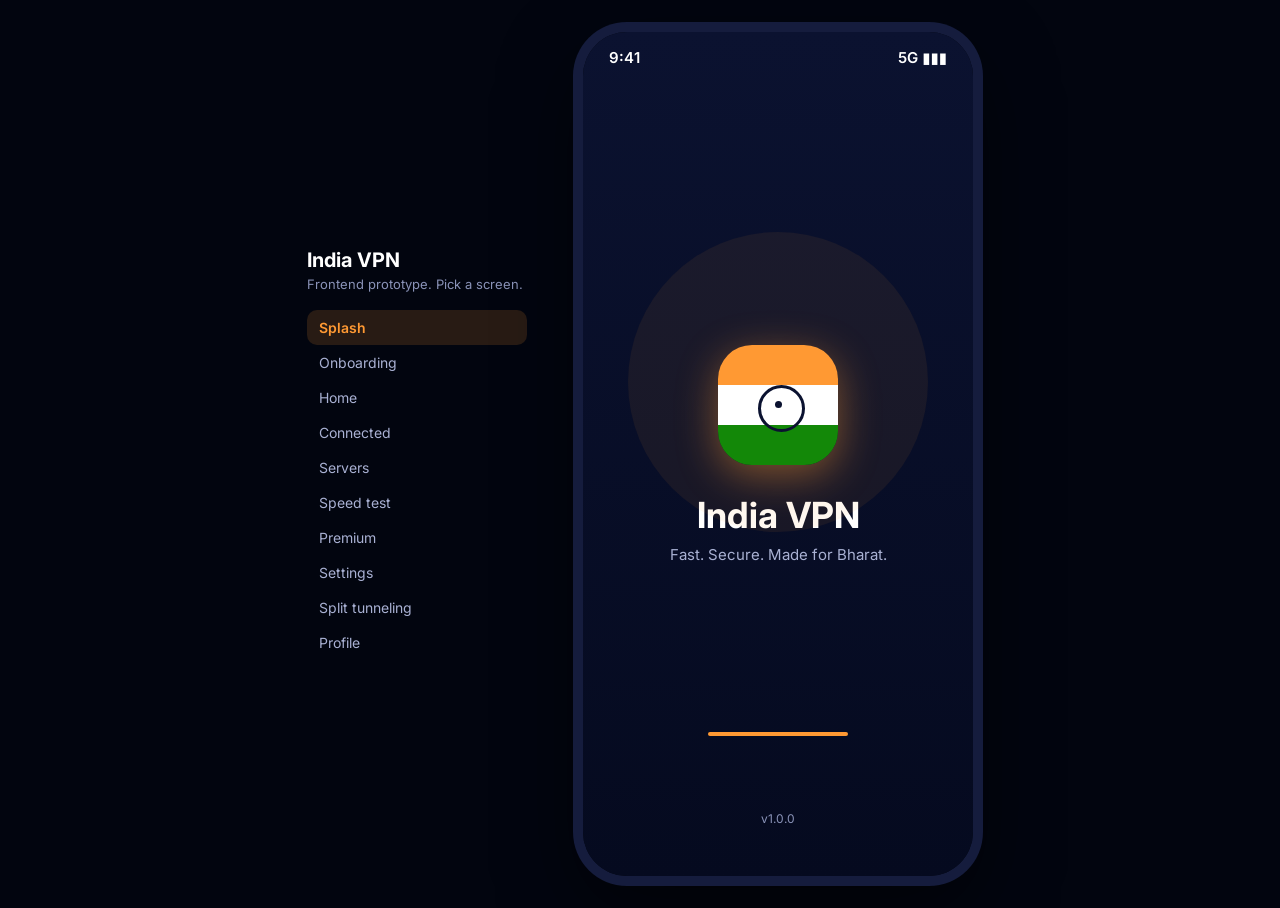
<file: design/web-prototype/index.html>
<!doctype html>
<html lang="en">
<head>
<meta charset="utf-8">
<meta name="viewport" content="width=device-width, initial-scale=1, viewport-fit=cover">
<meta name="theme-color" content="#0b1230">
<title>India VPN</title>
<link rel="preconnect" href="https://fonts.googleapis.com">
<link rel="preconnect" href="https://fonts.gstatic.com" crossorigin>
<link rel="stylesheet" href="https://fonts.googleapis.com/css2?family=Inter:wght@400;500;600;700&display=swap">
<link rel="stylesheet" href="css/tokens.css">
<link rel="stylesheet" href="css/styles.css">
</head>
<body>
<div class="stage">
  <aside class="dev" aria-label="Screen list">
    <h1>India VPN</h1>
    <p>Frontend prototype. Pick a screen.</p>
    <div id="devList"></div>
  </aside>

  <main class="phone" id="phone">
    <div class="statusbar"><span>9:41</span><span>5G ▮▮▮</span></div>

    <!-- 01 Splash -->
    <section class="screen no-nav" id="splash" data-nav="none">
      <div class="logo" role="img" aria-label="India VPN logo"></div>
      <h1>India VPN</h1>
      <p>Fast. Secure. Made for Bharat.</p>
      <div class="loader"><i></i></div>
      <span class="ver">v1.0.0</span>
    </section>

    <!-- 02-04 Onboarding -->
    <section class="screen no-nav" id="onboarding" data-nav="none">
      <button class="skip" data-go="home">Skip</button>
      <div class="art"><div class="tile"><svg viewBox="0 0 72 72" id="obIcon" aria-hidden="true"></svg></div></div>
      <h2 id="obTitle"></h2>
      <p id="obText"></p>
      <div class="dots" id="obDots"></div>
      <button class="btn" id="obNext">Next</button>
    </section>

    <!-- 05 Home / 07 Connected -->
    <section class="screen" id="home" data-nav="home">
      <header class="top">
        <div><p class="muted">Namaste</p><h1>India VPN</h1></div>
        <button class="pill" id="planPill" data-go="premium">Upgrade</button>
      </header>
      <div class="status"><h2 id="statusTitle">Not connected</h2><p class="muted" id="statusSub">Your connection is not protected</p></div>
      <div class="connect-wrap" id="connectWrap">
        <span class="ring r3"></span><span class="ring r2"></span>
        <button class="connect" id="connectBtn" aria-label="Connect">
          <svg viewBox="0 0 56 56" aria-hidden="true"><path d="M17 13a20 20 0 1 0 22 0"/><path d="M28 6v22"/></svg>
          <span class="timer" id="timer">00:00:00</span>
        </button>
      </div>
      <p class="hint" id="hint">Tap to connect</p>

      <button class="card server-card" data-go="servers" aria-label="Choose server">
        <span class="flag in" id="homeFlag"></span>
        <span class="txt"><b id="homeServer">India – Mumbai</b><span id="homeServerSub">Fastest server · 18 ms</span></span>
        <span class="chev" id="homeChev">›</span>
        <span class="change" id="homeChange" hidden>Change</span>
      </button>

      <div class="grid3">
        <div class="card stat"><small>Download</small><b id="dl">0 KB/s</b></div>
        <div class="card stat"><small>Upload</small><b id="ul">0 KB/s</b></div>
        <div class="card stat"><small id="thirdLabel">Duration</small><b id="third">00:00:00</b></div>
      </div>

      <div class="card graph" id="graphCard" hidden><small>Live speed</small><div class="bars" id="bars"></div></div>

      <div class="grid2" id="homeToggles">
        <div class="card tcard"><b>Kill switch</b><small>Block leaks</small><button class="toggle" role="switch" aria-label="Kill switch" data-key="killSwitch"></button></div>
        <div class="card tcard"><b>Auto connect</b><small>On app start</small><button class="toggle" role="switch" aria-label="Auto connect" data-key="autoConnect"></button></div>
      </div>
    </section>

    <!-- 06 Servers -->
    <section class="screen" id="servers" data-nav="servers">
      <div class="bar"><button class="icon-btn" data-back aria-label="Back"><svg viewBox="0 0 24 24"><path d="M15 5l-7 7 7 7"/></svg></button><h2>Select server</h2><span></span></div>
      <label class="search"><svg viewBox="0 0 24 24"><circle cx="11" cy="11" r="7"/><path d="M20 20l-4-4"/></svg><input id="q" type="search" placeholder="Search country or city" autocomplete="off"></label>
      <div class="tabs" id="tabs"></div>
      <div id="serverList"></div>
    </section>

    <!-- 08 Speed test -->
    <section class="screen" id="speed" data-nav="speed">
      <h2 style="text-align:center;margin-bottom:14px">Speed test</h2>
      <p class="muted sub" id="speedServer">India – Mumbai</p>
      <div class="gauge">
        <svg viewBox="0 0 240 240" aria-hidden="true">
          <defs><linearGradient id="gg" x1="0" y1="1" x2="1" y2="0"><stop offset="0" stop-color="#138808"/><stop offset="1" stop-color="#ff9933"/></linearGradient></defs>
          <circle class="track" cx="120" cy="120" r="100" stroke-dasharray="471.2 628.3"/>
          <circle class="val" id="gval" cx="120" cy="120" r="100" stroke-dasharray="0 628.3"/>
        </svg>
        <div class="mid"><b id="gnum">0</b><span>Mbps</span><em id="gphase">Ready</em></div>
      </div>
      <div class="grid3">
        <div class="card stat"><small>Ping</small><b id="sPing">– ms</b></div>
        <div class="card stat"><small>Download</small><b id="sDl">–</b></div>
        <div class="card stat"><small>Upload</small><b id="sUl">–</b></div>
      </div>
      <div class="card dual"><div><small>Jitter</small><b id="sJit">–</b></div><div><small>Packet loss</small><b id="sLoss">–</b></div></div>
      <button class="btn" id="speedBtn" style="margin-top:22px">Start test</button>
    </section>

    <!-- 09 Premium -->
    <section class="screen no-nav" id="premium" data-nav="none">
      <button class="icon-btn" data-back aria-label="Close"><svg viewBox="0 0 24 24"><path d="M6 6l12 12M18 6 6 18"/></svg></button>
      <div class="crown"><svg viewBox="0 0 48 30"><path d="M0 26 6 4l10 10L24 0l8 14L42 4l6 22z"/></svg></div>
      <h2>Go premium</h2>
      <p class="lead">Unlock the full power of India VPN</p>
      <ul class="feat"><li>No ads, unlimited bandwidth</li><li>200+ servers in 50+ countries</li><li>Connect up to 5 devices</li><li>Kill switch and split tunneling</li></ul>
      <div id="planList"></div>
      <button class="btn" id="planBtn" style="margin-top:6px">Continue</button>
      <p class="fine">Cancel anytime. Secure payment through Google Play.</p>
    </section>

    <!-- 10 Settings -->
    <section class="screen" id="settings" data-nav="settings">
      <h1 class="page-title">Settings</h1>
      <div class="card acct">
        <button class="avatar" data-go="profile" aria-label="Open account" id="setAvatar">GU</button>
        <span class="txt"><b id="setName">Guest User</b><small id="setPlan">Free plan</small></span>
        <button class="pill" data-go="premium">Upgrade</button>
      </div>
      <div class="group">
        <div class="item"><i class="ic"></i><span>Protocol</span><em>Auto</em></div>
        <div class="item"><i class="ic"></i><span>Kill switch</span><button class="toggle" role="switch" aria-label="Kill switch" data-key="killSwitch"></button></div>
        <div class="item"><i class="ic"></i><span>Auto connect</span><button class="toggle" role="switch" aria-label="Auto connect" data-key="autoConnect"></button></div>
        <button class="item" data-go="split"><i class="ic"></i><span>Split tunneling</span><b class="chev">›</b></button>
        <div class="item"><i class="ic"></i><span>Notifications</span><button class="toggle" role="switch" aria-label="Notifications" data-key="notifications"></button></div>
      </div>
      <div class="group">
        <div class="item"><i class="ic"></i><span>Language</span><em>English</em></div>
        <button class="item" data-toast="Privacy policy opens here"><i class="ic"></i><span>Privacy policy</span><b class="chev">›</b></button>
        <button class="item" data-toast="Thanks! Rating opens in Play Store"><i class="ic"></i><span>Rate us</span><b class="chev">›</b></button>
        <button class="item" data-toast="India VPN 1.0.0"><i class="ic"></i><span>About</span><b class="chev">›</b></button>
      </div>
      <p class="vnote">India VPN v1.0.0</p>
    </section>

    <!-- 11 Split tunneling -->
    <section class="screen" id="split" data-nav="settings">
      <div class="bar"><button class="icon-btn" data-back aria-label="Back"><svg viewBox="0 0 24 24"><path d="M15 5l-7 7 7 7"/></svg></button><h2>Split tunneling</h2><span></span></div>
      <div class="card enable"><span class="txt"><b>Enable split tunneling</b><small>Selected apps skip the VPN</small></span><button class="toggle" role="switch" aria-label="Enable split tunneling" data-key="splitEnabled"></button></div>
      <p class="section">Apps that skip the VPN</p>
      <div id="appList"></div>
    </section>

    <!-- 12 Profile -->
    <section class="screen no-nav" id="profile" data-nav="none">
      <div class="bar"><button class="icon-btn" data-back aria-label="Back"><svg viewBox="0 0 24 24"><path d="M15 5l-7 7 7 7"/></svg></button><h2>My account</h2><span></span></div>
      <div class="profile-top"><div class="avatar" id="pAvatar">GU</div><h2 id="pName">Guest User</h2><p id="pPlan">Free plan</p></div>
      <div class="grid3">
        <div class="card stat"><small>Data used</small><b id="pData">–</b></div>
        <div class="card stat"><small>Sessions</small><b id="pSess">–</b></div>
        <div class="card stat"><small>Devices</small><b id="pDev">–</b></div>
      </div>
      <button class="banner" data-go="premium"><span class="txt"><b>Upgrade to premium</b><small>Unlimited speed, 5 devices, no ads</small></span><span class="chev">›</span></button>
      <p class="section">Connected devices</p>
      <div id="devices"></div>
      <button class="logout" data-toast="Signed out (demo)">Log out</button>
    </section>

    <nav class="nav" id="nav" aria-label="Main"></nav>
    <div class="toast" id="toast" role="status"></div>
  </main>
</div>

<script src="js/data.js"></script>
<script src="js/api.js"></script>
<script src="js/app.js"></script>
</body>
</html>
</file>
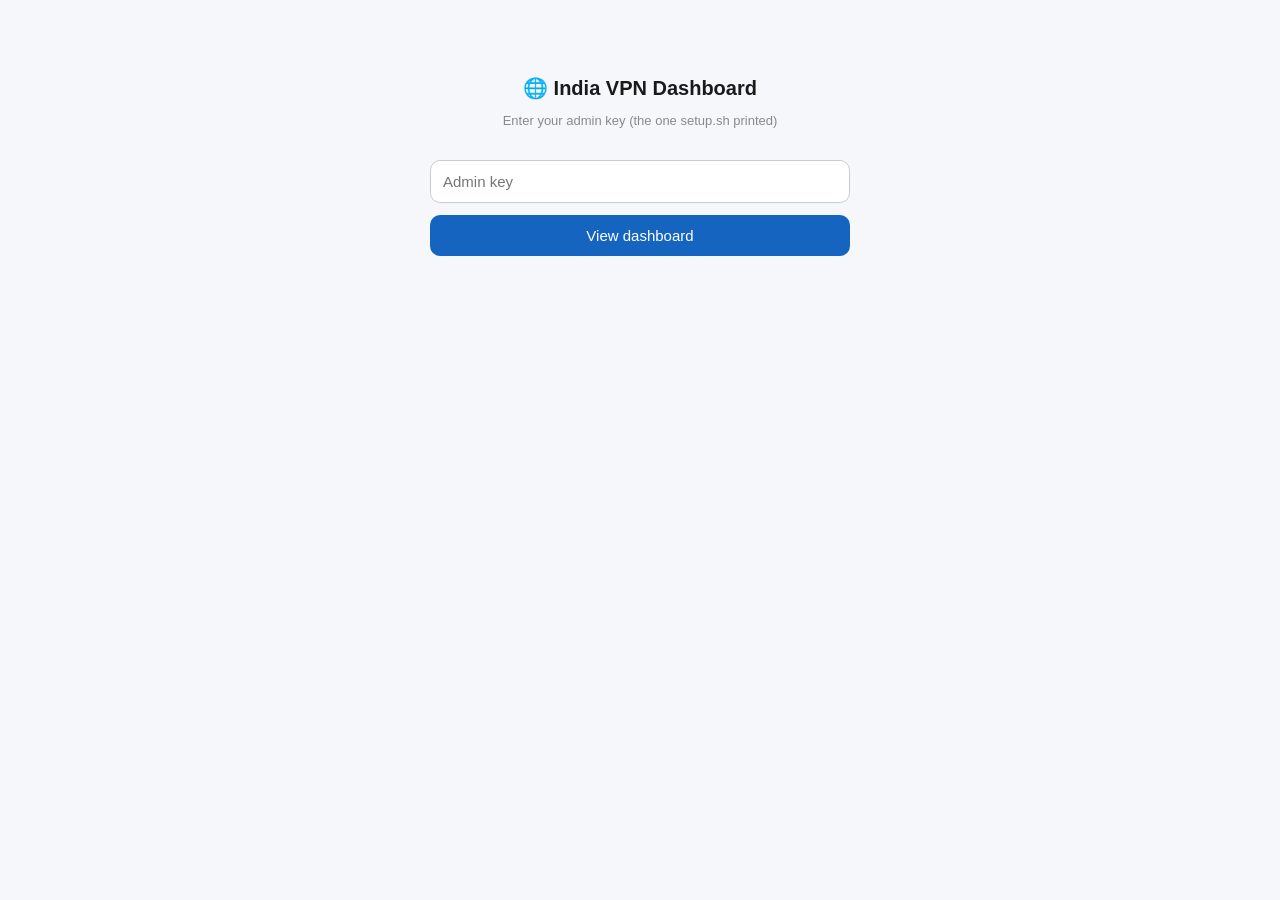
<file: backend/api/public/adminui.html>
<!DOCTYPE html>
<html lang="en">
<head>
<meta charset="UTF-8">
<meta name="viewport" content="width=device-width, initial-scale=1.0">
<title>India VPN — Server Dashboard</title>
<style>
  :root { color-scheme: light dark; }
  * { box-sizing: border-box; }
  body {
    font-family: -apple-system, Roboto, Segoe UI, sans-serif;
    margin: 0; padding: 16px; background: #f5f7fa; color: #1a1a1a;
  }
  h1 { font-size: 20px; margin: 0 0 4px; }
  .subtitle { color: #8a8a8a; font-size: 13px; margin-bottom: 20px; }
  .card {
    background: #fff; border-radius: 14px; padding: 16px;
    margin-bottom: 12px; box-shadow: 0 1px 3px rgba(0,0,0,0.08);
  }
  .stats-row { display: flex; gap: 12px; margin-bottom: 16px; }
  .stat { flex: 1; text-align: center; }
  .stat .num { font-size: 26px; font-weight: 700; color: #1565C0; }
  .stat .label { font-size: 12px; color: #8a8a8a; }
  .server-row {
    display: flex; align-items: center; gap: 12px; padding: 12px 0;
    border-bottom: 1px solid #eee;
  }
  .server-row:last-child { border-bottom: none; }
  .dot { width: 10px; height: 10px; border-radius: 50%; flex-shrink: 0; }
  .dot.up { background: #2E7D32; }
  .dot.down { background: #C62828; }
  .server-info { flex: 1; min-width: 0; }
  .server-name { font-weight: 600; font-size: 14px; }
  .server-detail { font-size: 12px; color: #8a8a8a; }
  .server-count { text-align: right; font-size: 13px; }
  .server-count .n { font-weight: 700; }
  .server-count .n.connected { color: #2E7D32; }
  .server-count .row { margin-bottom: 4px; }
  .server-count .row:last-child { margin-bottom: 0; }
  #loginBox { max-width: 420px; margin: 60px auto; text-align: center; }
  #loginBox input {
    width: 100%; padding: 12px; font-size: 15px; border-radius: 10px;
    border: 1px solid #ccc; margin: 12px 0;
  }
  #loginBox button, .refresh-btn {
    background: #1565C0; color: #fff; border: none; border-radius: 10px;
    padding: 12px 20px; font-size: 15px; cursor: pointer; width: 100%;
  }
  .hidden { display: none; }
  .add-vps-box {
    background: #1E1E1E; color: #E0E0E0; border-radius: 10px; padding: 14px;
    font-family: monospace; font-size: 12px; white-space: pre-wrap;
    word-break: break-all; margin-top: 8px;
  }
  .empty-msg { text-align: center; color: #8a8a8a; padding: 24px 0; }
  .error-msg { color: #C62828; font-size: 13px; margin-top: 8px; }
  .updated { font-size: 11px; color: #8a8a8a; text-align: center; margin-top: 8px; }
  #searchBox {
    width: 100%; padding: 10px 12px; font-size: 14px; border-radius: 10px;
    border: 1px solid #ddd; margin-bottom: 12px;
  }
  .server-row { flex-wrap: wrap; }
  .capacity-bar {
    width: 100%; height: 4px; background: #eee; border-radius: 2px;
    margin-top: 6px; overflow: hidden;
  }
  .capacity-fill { height: 100%; background: #1565C0; }
  .capacity-fill.full { background: #C62828; }
  .server-actions { width: 100%; display: flex; gap: 8px; margin-top: 8px; }
  .server-actions button {
    flex: 1; font-size: 12px; padding: 6px 8px; border-radius: 8px;
    border: 1px solid #ddd; background: #fafafa; cursor: pointer;
  }
  .server-actions button.danger { color: #C62828; border-color: #f0c0c0; }
  .edit-row { width: 100%; display: none; gap: 8px; margin-top: 8px; flex-wrap: wrap; }
  .edit-row.open { display: flex; }
  .edit-row input { flex: 1; min-width: 90px; padding: 6px 8px; font-size: 12px; border-radius: 6px; border: 1px solid #ccc; }
  .edit-row button { padding: 6px 12px; font-size: 12px; border-radius: 6px; border: none; background: #1565C0; color: #fff; cursor: pointer; }
  .manual-add-grid { display: grid; grid-template-columns: 1fr 1fr; gap: 8px; margin-top: 10px; }
  .manual-add-grid input { padding: 10px; font-size: 13px; border-radius: 8px; border: 1px solid #ccc; }
  @media (max-width: 480px) { .manual-add-grid { grid-template-columns: 1fr; } }
</style>
</head>
<body>

<div id="loginBox">
  <h1>🌐 India VPN Dashboard</h1>
  <p class="subtitle">Enter your admin key (the one setup.sh printed)</p>
  <input id="adminKeyInput" type="password" placeholder="Admin key" autocomplete="off">
  <button onclick="login()">View dashboard</button>
  <div id="loginError" class="error-msg"></div>
</div>

<div id="dashboard" class="hidden">
  <h1>🌐 India VPN Dashboard</h1>
  <p class="subtitle">Live status of every VPS connected to this brain</p>

  <div class="stats-row">
    <div class="card stat">
      <div class="num" id="statServers">-</div>
      <div class="label">VPS connected</div>
    </div>
    <div class="card stat">
      <div class="num" id="statDevices">-</div>
      <div class="label">Devices registered</div>
    </div>
    <div class="card stat">
      <div class="num" id="statConnected">-</div>
      <div class="label">Connected now</div>
    </div>
  </div>

  <div class="card">
    <input id="searchBox" type="text" placeholder="Search by name, country, or city..." oninput="renderDashboard(lastData)">
    <div id="serverList"></div>
    <div id="emptyMsg" class="empty-msg hidden">No VPS registered yet. Run setup.sh --role node on one to see it here.</div>
  </div>

  <div class="card">
    <strong>Add another VPS</strong>
    <div class="subtitle" style="margin-top:4px;">Run this on the new VPS (change the country fields):</div>
    <div class="add-vps-box" id="addVpsCommand"></div>
    <button class="refresh-btn" id="copyVpsCmdBtn" style="margin-top:8px; background:#333;" onclick="copyAddVpsCommand()">Copy command</button>
  </div>

  <div class="card">
    <strong>Add a server manually</strong>
    <div class="subtitle" style="margin-top:4px;">For servers you're not registering via setup.sh -- e.g. hand-configured WireGuard boxes.</div>
    <div class="manual-add-grid">
      <input id="ms-host" placeholder="Endpoint host (IP or domain)">
      <input id="ms-port" placeholder="Endpoint port" value="51820">
      <input id="ms-pubkey" placeholder="Server WireGuard public key">
      <input id="ms-agenturl" placeholder="Agent URL (http://host:port)">
      <input id="ms-agentkey" placeholder="Agent API key">
      <input id="ms-country" placeholder="Country name">
      <input id="ms-cc" placeholder="Country code (2 letters)" maxlength="2">
      <input id="ms-city" placeholder="City (optional)">
    </div>
    <button class="refresh-btn" style="margin-top:10px;" onclick="manualAddServer()">Add server</button>
    <div class="error-msg" id="manualAddError"></div>
  </div>

  <div class="updated" id="lastUpdated"></div>
  <div style="display:flex; gap:8px; margin-top:8px;">
    <button class="refresh-btn" onclick="refresh()">Refresh now</button>
    <button class="refresh-btn" style="background:#555;" onclick="logout()">Log out</button>
  </div>
</div>

<script type="module">
  let adminKey = localStorage.getItem('fastvpn_admin_key') || '';
  let refreshTimer = null;
  let lastData = { servers: [] };

  if (adminKey) {
    showDashboard();
  }

  window.login = function () {
    const input = document.getElementById('adminKeyInput').value.trim();
    if (!input) return;
    adminKey = input;
    localStorage.setItem('fastvpn_admin_key', adminKey);
    showDashboard();
  };

  async function authHeaders() {
    return { 'X-Admin-Key': adminKey };
  }

  function showDashboard() {
    document.getElementById('loginBox').classList.add('hidden');
    document.getElementById('dashboard').classList.remove('hidden');
    const origin = window.location.protocol + '//' + window.location.host;
    document.getElementById('addVpsCommand').textContent =
      'sudo bash setup.sh --role node \\\n' +
      '  --api-url ' + origin + ' \\\n' +
      '  --admin-key ' + adminKey + ' \\\n' +
      '  --country "United Kingdom" --country-code GB --city London';
    startPolling();
  }

  // 20s background poll -- but mobile browsers throttle or fully suspend
  // setInterval once a tab is backgrounded (app-switched, screen off), so a
  // pure timer alone can leave the dashboard frozen on stale data for a long
  // time after you return to it. The visibilitychange listener below forces
  // an immediate refresh the moment the tab becomes visible again, so
  // returning to the tab always shows current data instead of waiting for
  // the next tick (this was the "doesn't refresh" glitch).
  function startPolling() {
    stopPolling();
    refresh();
    refreshTimer = setInterval(refresh, 20000);
  }
  function stopPolling() {
    if (refreshTimer) { clearInterval(refreshTimer); refreshTimer = null; }
  }
  document.addEventListener('visibilitychange', () => {
    if (document.visibilityState === 'visible' && adminKey) refresh();
  });

  window.logout = function () {
    stopPolling();
    localStorage.removeItem('fastvpn_admin_key');
    adminKey = '';
    document.getElementById('dashboard').classList.add('hidden');
    document.getElementById('loginBox').classList.remove('hidden');
    document.getElementById('loginError').textContent = '';
  };

  async function refresh() {
    try {
      const resp = await fetch('/api/admin/dashboard', {
        headers: await authHeaders()
      });
      if (resp.status === 401) {
        stopPolling(); // no point polling a session that's no longer valid
        localStorage.removeItem('fastvpn_admin_key');
        adminKey = '';
        document.getElementById('loginError').textContent = 'Sign-in expired or invalid -- please sign in again.';
        document.getElementById('dashboard').classList.add('hidden');
        document.getElementById('loginBox').classList.remove('hidden');
        return;
      }
      if (!resp.ok) {
        // e.g. 429 (rate limited -- several tabs open) or a server-side error.
        // This used to fall through to renderDashboard() with an error body
        // shaped nothing like {servers, totalServers, ...}; that threw and
        // was silently swallowed by the catch below, leaving the stats stuck
        // on the page's original "-" placeholders with no visible reason why.
        let detail = '';
        try { detail = (await resp.json()).error || ''; } catch (_) { /* body wasn't JSON */ }
        document.getElementById('lastUpdated').textContent =
          'Could not refresh (HTTP ' + resp.status + (detail ? ': ' + detail : '') + ') -- will retry.';
        return;
      }
      const data = await resp.json();
      lastData = data;
      renderDashboard(data);
    } catch (e) {
      document.getElementById('lastUpdated').textContent = 'Could not reach the API just now -- will retry.';
    }
  }
  window.refresh = refresh;

  function renderDashboard(data) {
    document.getElementById('statServers').textContent = data.totalServers;
    document.getElementById('statDevices').textContent = data.totalRegisteredDevices;
    document.getElementById('statConnected').textContent = data.totalConnectedDevices ?? '-';

    const list = document.getElementById('serverList');
    const emptyMsg = document.getElementById('emptyMsg');
    list.innerHTML = '';

    const query = (document.getElementById('searchBox').value || '').trim().toLowerCase();
    const servers = query
      ? data.servers.filter((s) =>
          (s.name + ' ' + s.countryName + ' ' + s.city).toLowerCase().includes(query))
      : data.servers;

    if (data.servers.length === 0) {
      emptyMsg.classList.remove('hidden');
      emptyMsg.textContent = 'No VPS registered yet. Run setup.sh --role node on one to see it here.';
    } else if (servers.length === 0) {
      emptyMsg.classList.remove('hidden');
      emptyMsg.textContent = 'No servers match "' + query + '".';
    } else {
      emptyMsg.classList.add('hidden');
      servers.forEach((s) => {
        const row = document.createElement('div');
        row.className = 'server-row';
        // activePeerCount comes from the agent's WireGuard handshake check --
        // -1 means an older agent that doesn't report it, so fall back to a dash.
        const connectedLabel = s.healthy && s.activePeerCount >= 0 ? s.activePeerCount : '-';
        const max = s.maxRegistrations || 200;
        const pct = Math.min(100, Math.round((s.registeredDevices / max) * 100));
        const editId = 'edit-' + s.id;
        row.innerHTML =
          '<div class="dot ' + (s.healthy ? 'up' : 'down') + '"></div>' +
          '<div class="server-info">' +
            '<div class="server-name">' + flagFor(s.countryCode) + ' ' + escapeHtml(s.name) + '</div>' +
            '<div class="server-detail">' + escapeHtml(s.countryName) + (s.city ? ' • ' + escapeHtml(s.city) : '') + ' • ' + escapeHtml(s.endpointHost) + ' • checked ' + timeAgo(s.lastCheckedAt) + '</div>' +
          '</div>' +
          '<div class="server-count">' +
            '<div class="row"><span class="n connected">' + connectedLabel + '</span> <span style="color:#8a8a8a;">connected</span></div>' +
            '<div class="row"><span class="n">' + s.registeredDevices + '</span>/' + max + ' <span style="color:#8a8a8a;">slots</span></div>' +
          '</div>' +
          '<div class="capacity-bar"><div class="capacity-fill ' + (pct >= 90 ? 'full' : '') + '" style="width:' + pct + '%"></div></div>' +
          '<div class="server-actions">' +
            '<button onclick="recheckServer(\'' + s.id + '\')">Recheck</button>' +
            '<button onclick="toggleEdit(\'' + editId + '\')">Edit</button>' +
            '<button class="danger" onclick="removeServer(\'' + s.id + '\', ' + JSON.stringify(s.name) + ')">Remove</button>' +
          '</div>' +
          '<div class="edit-row" id="' + editId + '">' +
            '<input id="' + editId + '-name" placeholder="Name" value="' + escapeHtml(s.name) + '">' +
            '<input id="' + editId + '-country" placeholder="Country" value="' + escapeHtml(s.countryName) + '">' +
            '<input id="' + editId + '-city" placeholder="City" value="' + escapeHtml(s.city || '') + '">' +
            '<button onclick="saveEdit(\'' + s.id + '\', \'' + editId + '\')">Save</button>' +
          '</div>';
        list.appendChild(row);
      });
    }

    document.getElementById('lastUpdated').textContent = 'Updated ' + new Date().toLocaleTimeString();
  }

  window.toggleEdit = function (editId) {
    document.getElementById(editId).classList.toggle('open');
  };

  window.recheckServer = async function (id) {
    try {
      await fetch('/api/admin/recheck-server', {
        method: 'POST',
        headers: { ...(await authHeaders()), 'Content-Type': 'application/json' },
        body: JSON.stringify({ id }),
      });
      refresh();
    } catch (e) { /* next scheduled refresh will pick it up */ }
  };

  window.removeServer = async function (id, name) {
    if (!confirm('Remove ' + name + ' from the server list? Devices already connected to it are unaffected.')) return;
    try {
      const resp = await fetch('/api/admin/remove-server', {
        method: 'POST',
        headers: { ...(await authHeaders()), 'Content-Type': 'application/json' },
        body: JSON.stringify({ id }),
      });
      if (resp.ok) refresh();
    } catch (e) { document.getElementById('lastUpdated').textContent = 'Could not remove server -- try again.'; }
  };

  window.saveEdit = async function (id, editId) {
    const name = document.getElementById(editId + '-name').value.trim();
    const countryName = document.getElementById(editId + '-country').value.trim();
    const city = document.getElementById(editId + '-city').value.trim();
    try {
      const resp = await fetch('/api/admin/update-server', {
        method: 'POST',
        headers: { ...(await authHeaders()), 'Content-Type': 'application/json' },
        body: JSON.stringify({ id, name, countryName, city }),
      });
      if (resp.ok) refresh();
    } catch (e) { document.getElementById('lastUpdated').textContent = 'Could not save changes -- try again.'; }
  };

  window.copyAddVpsCommand = async function () {
    const text = document.getElementById('addVpsCommand').textContent;
    const btn = document.getElementById('copyVpsCmdBtn');
    try {
      await navigator.clipboard.writeText(text);
      btn.textContent = 'Copied!';
    } catch (e) {
      btn.textContent = 'Could not copy -- select manually';
    }
    setTimeout(() => { btn.textContent = 'Copy command'; }, 2000);
  };

  window.manualAddServer = async function () {
    const errEl = document.getElementById('manualAddError');
    errEl.textContent = '';
    const body = {
      endpointHost: document.getElementById('ms-host').value.trim(),
      endpointPort: document.getElementById('ms-port').value.trim(),
      serverPublicKey: document.getElementById('ms-pubkey').value.trim(),
      agentUrl: document.getElementById('ms-agenturl').value.trim(),
      agentApiKey: document.getElementById('ms-agentkey').value.trim(),
      countryName: document.getElementById('ms-country').value.trim(),
      countryCode: document.getElementById('ms-cc').value.trim(),
      city: document.getElementById('ms-city').value.trim(),
    };
    if (!body.endpointHost || !body.serverPublicKey || !body.agentUrl || !body.agentApiKey) {
      errEl.textContent = 'Host, server public key, agent URL, and agent API key are required.';
      return;
    }
    try {
      const resp = await fetch('/api/admin/add-server', {
        method: 'POST',
        headers: { ...(await authHeaders()), 'Content-Type': 'application/json' },
        body: JSON.stringify(body),
      });
      const data = await resp.json();
      if (!resp.ok) {
        errEl.textContent = data.error || 'Could not add server.';
        return;
      }
      ['ms-host','ms-port','ms-pubkey','ms-agenturl','ms-agentkey','ms-country','ms-cc','ms-city'].forEach((id) => {
        if (id !== 'ms-port') document.getElementById(id).value = '';
      });
      refresh();
    } catch (e) {
      errEl.textContent = 'Could not reach the API -- try again.';
    }
  };

  function timeAgo(ms) {
    if (!ms) return 'just now';
    const secs = Math.max(0, Math.round((Date.now() - ms) / 1000));
    if (secs < 5) return 'just now';
    if (secs < 60) return secs + 's ago';
    return Math.round(secs / 60) + 'm ago';
  }

  function flagFor(countryCode) {
    if (!countryCode || countryCode.length !== 2) return '🌐';
    const base = 0x1F1E6;
    const cc = countryCode.toUpperCase();
    return String.fromCodePoint(cc.charCodeAt(0) - 65 + base, cc.charCodeAt(1) - 65 + base);
  }

  function escapeHtml(str) {
    const div = document.createElement('div');
    div.textContent = str;
    return div.innerHTML;
  }
</script>

</body>
</html>
</file>
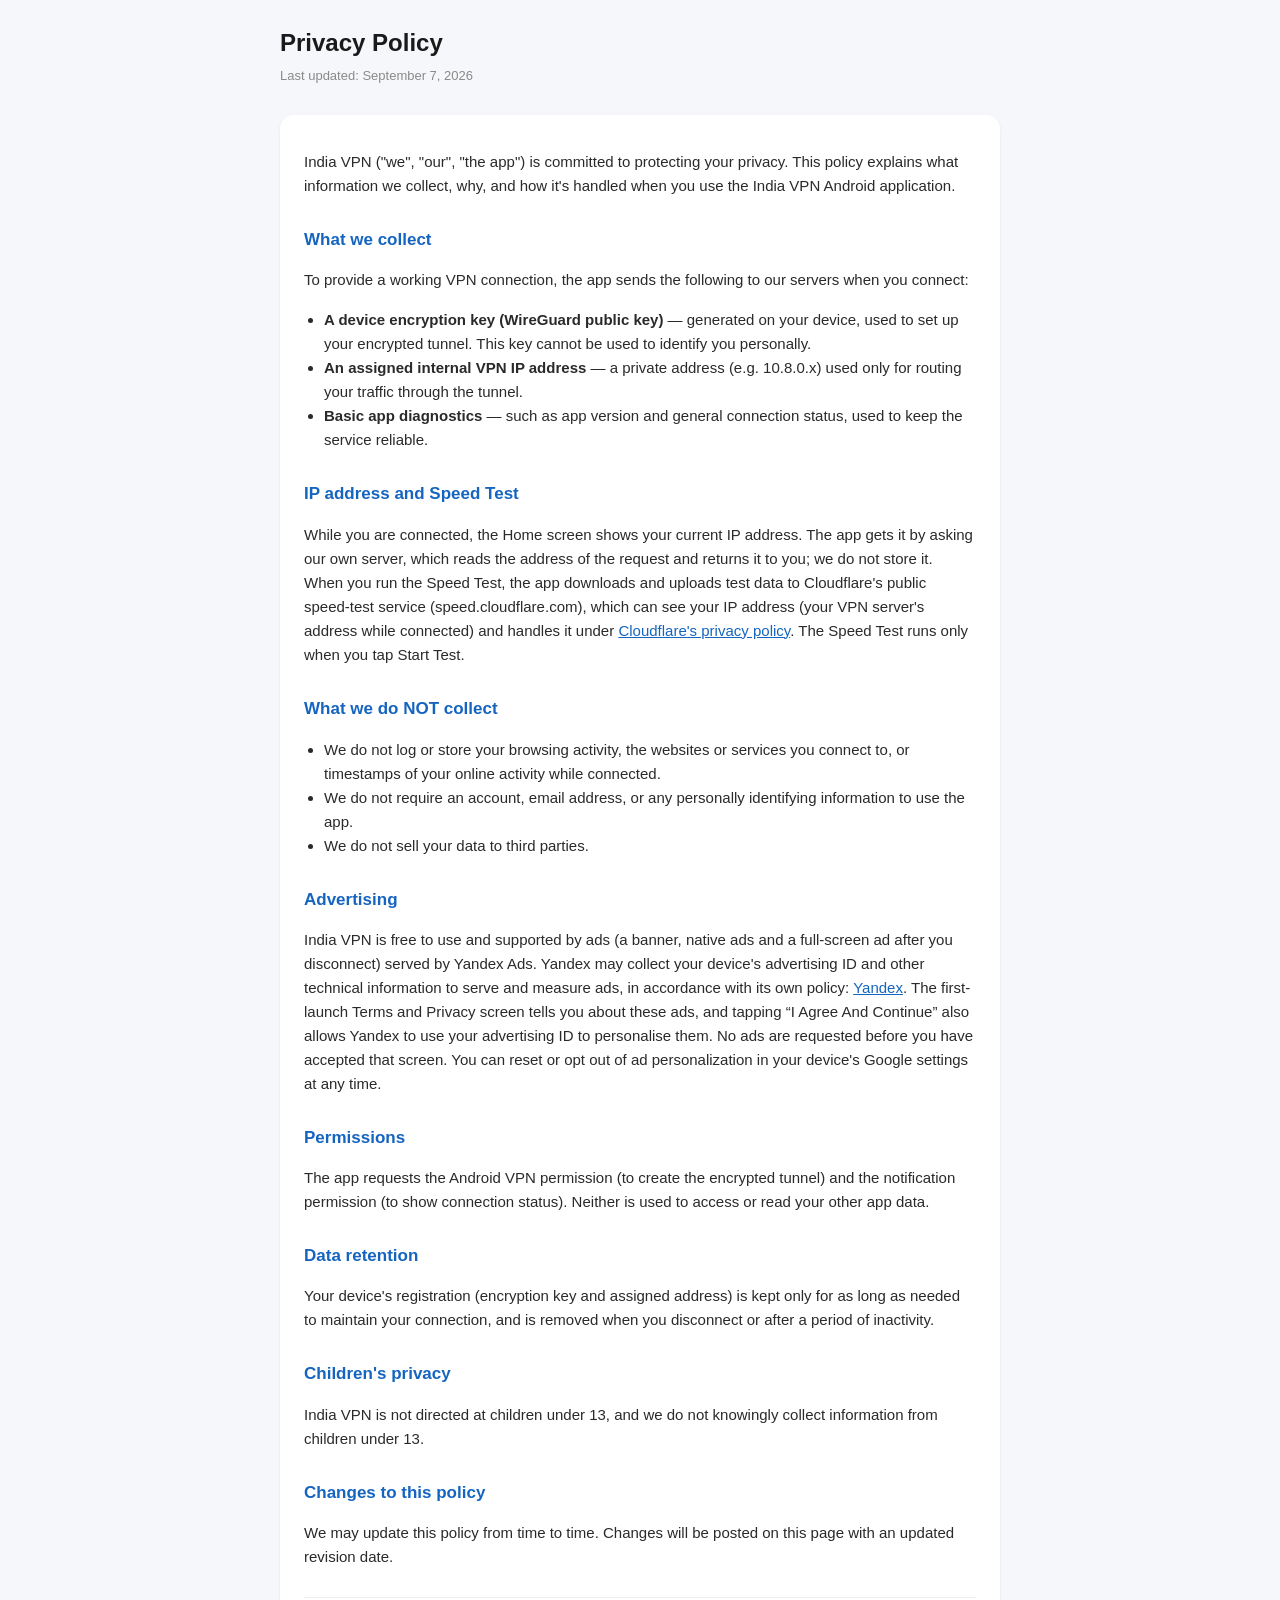
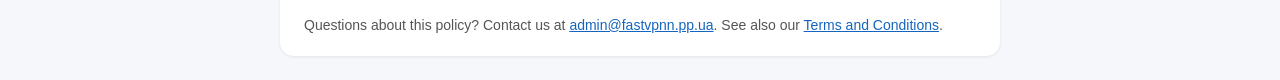
<file: backend/api/public/privacy.html>
<!DOCTYPE html>
<html lang="en">
<head>
<meta charset="UTF-8">
<meta name="viewport" content="width=device-width, initial-scale=1.0">
<title>India VPN — Privacy Policy</title>
<style>
  :root { color-scheme: light dark; }
  * { box-sizing: border-box; }
  body {
    font-family: -apple-system, Roboto, Segoe UI, sans-serif;
    margin: 0; padding: 24px; background: #f5f7fa; color: #1a1a1a;
    line-height: 1.6;
  }
  .wrap { max-width: 720px; margin: 0 auto; }
  h1 { font-size: 24px; margin: 0 0 4px; }
  .updated { color: #8a8a8a; font-size: 13px; margin-bottom: 28px; }
  h2 { font-size: 17px; margin: 28px 0 8px; color: #1565C0; }
  p, li { font-size: 15px; color: #2a2a2a; }
  ul { padding-left: 20px; }
  a { color: #1565C0; }
  .card {
    background: #fff; border-radius: 14px; padding: 20px 24px;
    box-shadow: 0 1px 3px rgba(0,0,0,0.08);
  }
  .contact { margin-top: 28px; padding-top: 16px; border-top: 1px solid #eee; font-size: 14px; color: #555; }
</style>
</head>
<body>
<div class="wrap">
  <h1>Privacy Policy</h1>
  <div class="updated">Last updated: <span id="lastUpdated">September 7, 2026</span></div>
  <div class="card">

    <p>India VPN ("we", "our", "the app") is committed to protecting your privacy. This policy explains what
    information we collect, why, and how it's handled when you use the India VPN Android application.</p>

    <h2>What we collect</h2>
    <p>To provide a working VPN connection, the app sends the following to our servers when you connect:</p>
    <ul>
      <li><strong>A device encryption key (WireGuard public key)</strong> — generated on your device, used to
        set up your encrypted tunnel. This key cannot be used to identify you personally.</li>
      <li><strong>An assigned internal VPN IP address</strong> — a private address (e.g. 10.8.0.x) used only
        for routing your traffic through the tunnel.</li>
      <li><strong>Basic app diagnostics</strong> — such as app version and general connection status, used to
        keep the service reliable.</li>
    </ul>

    <h2>IP address and Speed Test</h2>
    <p>While you are connected, the Home screen shows your current IP address. The app gets it by asking our own
    server, which reads the address of the request and returns it to you; we do not store it. When you run the
    Speed Test, the app downloads and uploads test data to Cloudflare's public speed-test service
    (speed.cloudflare.com), which can see your IP address (your VPN server's address while connected) and handles it under
    <a href="https://www.cloudflare.com/privacypolicy/" rel="noopener">Cloudflare's privacy policy</a>. The Speed Test runs only when you tap
    Start Test.</p>

    <h2>What we do NOT collect</h2>
    <ul>
      <li>We do not log or store your browsing activity, the websites or services you connect to, or
        timestamps of your online activity while connected.</li>
      <li>We do not require an account, email address, or any personally identifying information to use the
        app.</li>
      <li>We do not sell your data to third parties.</li>
    </ul>

    <h2>Advertising</h2>
    <p>India VPN is free to use and supported by ads (a banner, native ads and a full-screen ad after you disconnect)
    served by Yandex Ads. Yandex may collect your device's advertising ID and other technical information to serve
    and measure ads, in accordance with its own policy:
    <a href="https://yandex.com/legal/confidential/" target="_blank" rel="noopener">Yandex</a>.
    The first-launch Terms and Privacy screen tells you about these ads, and tapping &ldquo;I Agree And Continue&rdquo; also
    allows Yandex to use your advertising ID to personalise them. No ads are requested before you have accepted that screen.
    You can reset or opt out of ad personalization in your device's Google settings at any time.</p>

    <h2>Permissions</h2>
    <p>The app requests the Android VPN permission (to create the encrypted tunnel) and the notification
    permission (to show connection status). Neither is used to access or read your other app data.</p>

    <h2>Data retention</h2>
    <p>Your device's registration (encryption key and assigned address) is kept only for as long as needed
    to maintain your connection, and is removed when you disconnect or after a period of inactivity.</p>

    <h2>Children's privacy</h2>
    <p>India VPN is not directed at children under 13, and we do not knowingly collect information from
    children under 13.</p>

    <h2>Changes to this policy</h2>
    <p>We may update this policy from time to time. Changes will be posted on this page with an updated
    revision date.</p>

    <div class="contact">
      Questions about this policy? Contact us at
      <a href="mailto:admin@fastvpnn.pp.ua">admin@fastvpnn.pp.ua</a>. See also our
      <a href="/terms.html">Terms and Conditions</a>.
    </div>
  </div>
</div>
</body>
</html>
</file>
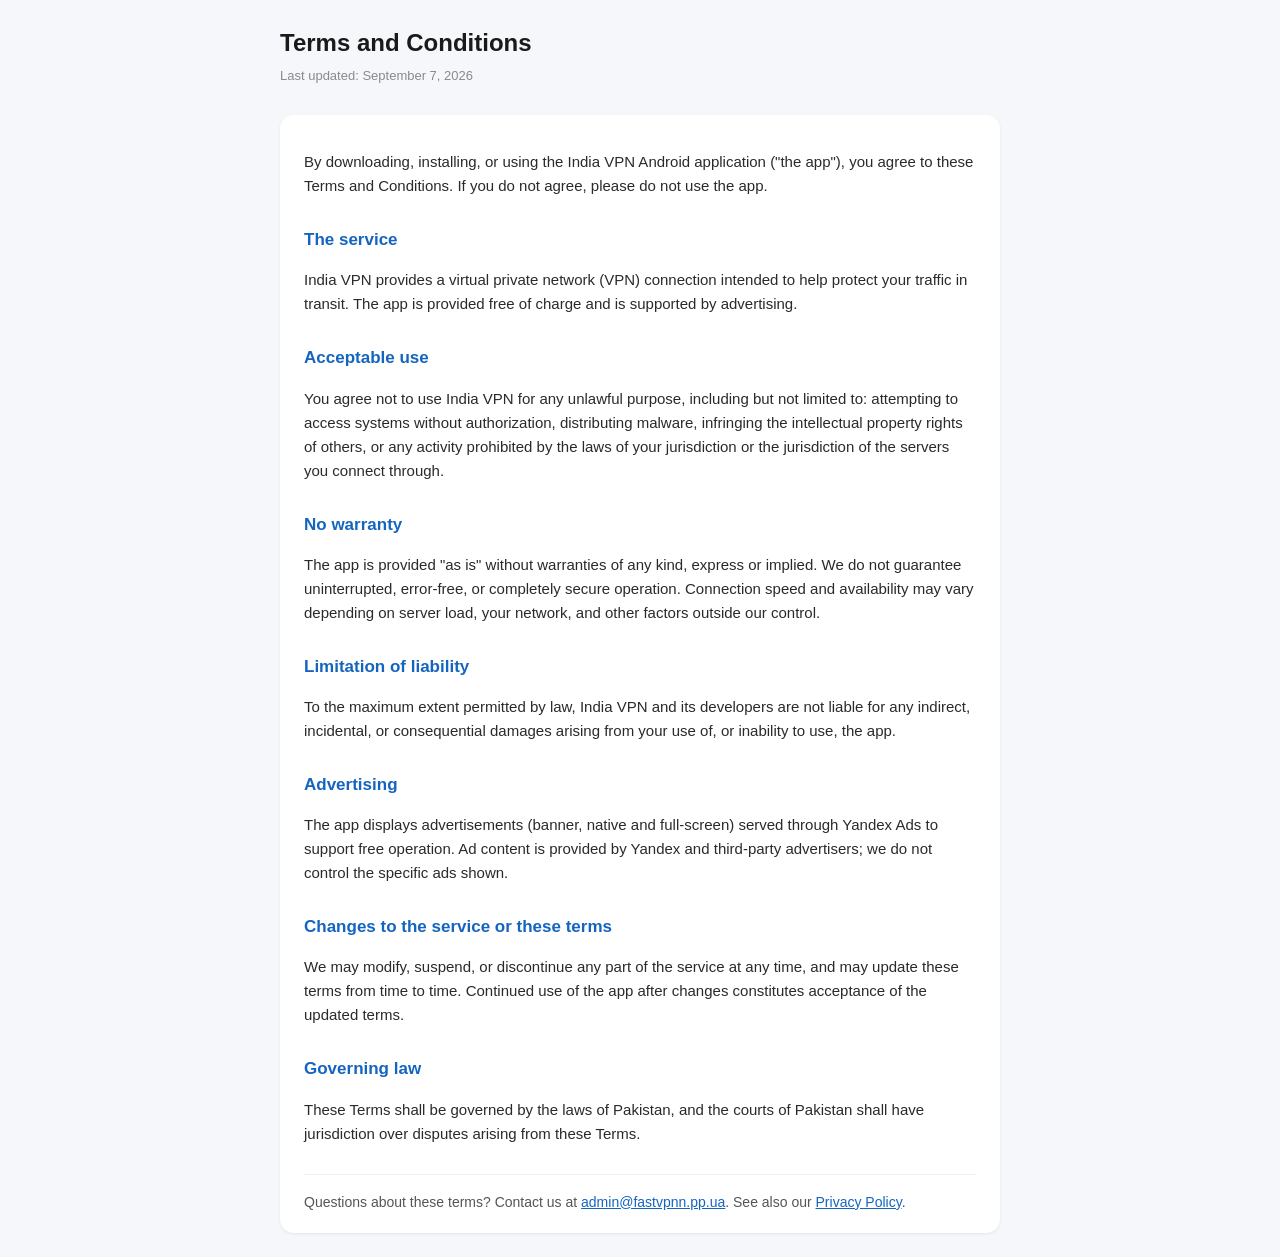
<file: backend/api/public/terms.html>
<!DOCTYPE html>
<html lang="en">
<head>
<meta charset="UTF-8">
<meta name="viewport" content="width=device-width, initial-scale=1.0">
<title>India VPN — Terms and Conditions</title>
<style>
  :root { color-scheme: light dark; }
  * { box-sizing: border-box; }
  body {
    font-family: -apple-system, Roboto, Segoe UI, sans-serif;
    margin: 0; padding: 24px; background: #f5f7fa; color: #1a1a1a;
    line-height: 1.6;
  }
  .wrap { max-width: 720px; margin: 0 auto; }
  h1 { font-size: 24px; margin: 0 0 4px; }
  .updated { color: #8a8a8a; font-size: 13px; margin-bottom: 28px; }
  h2 { font-size: 17px; margin: 28px 0 8px; color: #1565C0; }
  p, li { font-size: 15px; color: #2a2a2a; }
  ul { padding-left: 20px; }
  a { color: #1565C0; }
  .card {
    background: #fff; border-radius: 14px; padding: 20px 24px;
    box-shadow: 0 1px 3px rgba(0,0,0,0.08);
  }
  .contact { margin-top: 28px; padding-top: 16px; border-top: 1px solid #eee; font-size: 14px; color: #555; }
</style>
</head>
<body>
<div class="wrap">
  <h1>Terms and Conditions</h1>
  <div class="updated">Last updated: <span id="lastUpdated">September 7, 2026</span></div>
  <div class="card">

    <p>By downloading, installing, or using the India VPN Android application ("the app"), you agree to these
    Terms and Conditions. If you do not agree, please do not use the app.</p>

    <h2>The service</h2>
    <p>India VPN provides a virtual private network (VPN) connection intended to help protect your traffic in
    transit. The app is provided free of charge and is supported by advertising.</p>

    <h2>Acceptable use</h2>
    <p>You agree not to use India VPN for any unlawful purpose, including but not limited to: attempting to
    access systems without authorization, distributing malware, infringing the intellectual property rights
    of others, or any activity prohibited by the laws of your jurisdiction or the jurisdiction of the servers
    you connect through.</p>

    <h2>No warranty</h2>
    <p>The app is provided "as is" without warranties of any kind, express or implied. We do not guarantee
    uninterrupted, error-free, or completely secure operation. Connection speed and availability may vary
    depending on server load, your network, and other factors outside our control.</p>

    <h2>Limitation of liability</h2>
    <p>To the maximum extent permitted by law, India VPN and its developers are not liable for any indirect,
    incidental, or consequential damages arising from your use of, or inability to use, the app.</p>

    <h2>Advertising</h2>
    <p>The app displays advertisements (banner, native and full-screen) served through Yandex Ads to support free operation. Ad content is
    provided by Yandex and third-party advertisers; we do not control the specific ads shown.</p>

    <h2>Changes to the service or these terms</h2>
    <p>We may modify, suspend, or discontinue any part of the service at any time, and may update these
    terms from time to time. Continued use of the app after changes constitutes acceptance of the updated
    terms.</p>

    <h2>Governing law</h2>
    <p>These Terms shall be governed by the laws of Pakistan, and the courts of Pakistan shall have
    jurisdiction over disputes arising from these Terms.</p>

    <div class="contact">
      Questions about these terms? Contact us at
      <a href="mailto:admin@fastvpnn.pp.ua">admin@fastvpnn.pp.ua</a>. See also our
      <a href="/privacy.html">Privacy Policy</a>.
    </div>
  </div>
</div>
</body>
</html>
</file>
<file: design/web-prototype/css/tokens.css>
/* India VPN – design tokens (mirrors the Figma file) */
:root {
  --navy-900: #050a1f;
  --navy-800: #0b1230;
  --navy-700: #0d1538;
  --saffron: #ff9933;
  --orange: #ff6a00;
  --green: #138808;
  --mint: #2ecc71;
  --red: #ff6b6b;
  --text: #ffffff;
  --soft: #a9b1d3;
  --muted: #8a93b8;
  --surface: rgba(255, 255, 255, 0.06);
  --surface-2: rgba(255, 255, 255, 0.08);
  --line: rgba(255, 255, 255, 0.08);

  --accent: var(--saffron);
  --accent-2: var(--orange);
  --accent-glow: rgba(255, 128, 26, 0.55);

  --r-sm: 14px;
  --r-md: 18px;
  --r-lg: 22px;
  --r-pill: 999px;

  --font: "Inter", system-ui, -apple-system, "Segoe UI", Roboto, sans-serif;
}
</file>
<file: design/web-prototype/css/styles.css>
*{box-sizing:border-box;margin:0;padding:0}
html,body{height:100%}
body{font-family:var(--font);background:#02050f;color:var(--text);-webkit-font-smoothing:antialiased}
button{font:inherit;color:inherit;background:none;border:0;cursor:pointer;text-align:inherit}
input{font:inherit;color:inherit}
:focus-visible{outline:2px solid var(--saffron);outline-offset:2px}
[hidden]{display:none!important}
.muted{color:var(--muted)}

/* ---------- stage / phone frame ---------- */
.stage{min-height:100%;display:flex;gap:56px;align-items:center;justify-content:center;padding:32px}
.dev{width:220px}
.dev h1{font-size:20px;margin-bottom:4px}
.dev p{font-size:13px;color:var(--muted);margin-bottom:18px}
.dev button{display:block;width:100%;padding:9px 12px;border-radius:10px;font-size:14px;color:var(--soft)}
.dev button:hover{background:var(--surface)}
.dev button.on{background:rgba(255,153,51,.15);color:var(--saffron);font-weight:600}
.phone{position:relative;width:390px;height:844px;flex:none;overflow:hidden;border-radius:44px;
  background:linear-gradient(180deg,var(--navy-800),var(--navy-900));box-shadow:0 0 0 10px #151c3d,0 30px 80px rgba(0,0,0,.6)}
.statusbar{position:absolute;inset:0 0 auto 0;height:48px;display:flex;justify-content:space-between;padding:16px 26px 0;
  font-size:15px;font-weight:600;z-index:20;pointer-events:none}

/* ---------- screens ---------- */
.screen{position:absolute;inset:0;display:none;flex-direction:column;padding:58px 24px 100px;overflow-y:auto;scrollbar-width:none}
.screen::-webkit-scrollbar{display:none}
.screen.active{display:flex;animation:fade .2s ease-out}
.screen.no-nav{padding-bottom:28px}
@keyframes fade{from{opacity:0}to{opacity:1}}

h1{font-size:24px;font-weight:700}
h2{font-size:22px;font-weight:600}
.page-title{font-size:26px;font-weight:700;margin-bottom:16px}
.section{font-size:12px;font-weight:700;color:var(--muted);margin:18px 0 8px}
.card{background:var(--surface);border-radius:var(--r-md);border:1px solid transparent}

/* top bar with back */
.bar{display:grid;grid-template-columns:40px 1fr 40px;align-items:center;margin-bottom:18px}
.bar h2{font-size:20px;text-align:center}
.icon-btn{width:40px;height:40px;border-radius:var(--r-sm);background:var(--surface-2);display:grid;place-items:center}
.icon-btn svg{width:20px;height:20px;stroke:#fff;fill:none;stroke-width:2;stroke-linecap:round;stroke-linejoin:round}

/* buttons */
.btn{display:block;width:100%;height:56px;border-radius:var(--r-pill);font-size:17px;font-weight:600;text-align:center;
  background:linear-gradient(90deg,var(--saffron),var(--orange));box-shadow:0 10px 30px rgba(255,106,0,.3);transition:transform .12s}
.btn:active{transform:scale(.98)}
.btn.ghost{background:var(--surface-2);box-shadow:none}
.pill{height:34px;padding:0 18px;border-radius:var(--r-pill);font-size:13px;font-weight:700;color:var(--saffron);
  background:rgba(255,153,51,.15);border:1px solid rgba(255,153,51,.6)}
.pill.ok{color:var(--mint);background:rgba(46,204,113,.15);border-color:rgba(46,204,113,.6)}

/* toggle */
.toggle{position:relative;flex:none;width:40px;height:22px;border-radius:11px;background:rgba(255,255,255,.15);transition:background .2s}
.toggle::after{content:"";position:absolute;top:2px;left:2px;width:18px;height:18px;border-radius:50%;background:#fff;transition:transform .2s}
.toggle[aria-checked="true"]{background:var(--green)}
.toggle[aria-checked="true"]::after{transform:translateX(18px)}

/* flags */
.flag{flex:none;width:44px;height:32px;border-radius:8px;position:relative;overflow:hidden;display:grid;place-items:center;font-size:12px;font-weight:700}
.flag.in{background:linear-gradient(180deg,var(--saffron) 33.3%,#fff 33.3% 66.6%,var(--green) 66.6%)}
.flag.in::after{content:"";width:9px;height:9px;border-radius:50%;border:1.5px solid #1a2a8a}

/* ---------- splash ---------- */
#splash{align-items:center;justify-content:center;text-align:center;padding:0}
#splash::before{content:"";position:absolute;width:300px;height:300px;border-radius:50%;background:rgba(255,153,51,.07);top:200px;left:45px}
.logo{position:relative;width:120px;height:120px;border-radius:34px;overflow:hidden;
  background:linear-gradient(180deg,var(--saffron) 33.3%,#fff 33.3% 66.6%,var(--green) 66.6%);box-shadow:0 10px 40px rgba(255,153,51,.45)}
.logo::after{content:"";position:absolute;left:50%;top:50%;width:41px;height:41px;margin:-20px;border-radius:50%;border:3px solid var(--navy-800)}
.logo::before{content:"";position:absolute;left:50%;top:50%;width:7px;height:7px;margin:-3.5px;border-radius:50%;background:var(--navy-800);z-index:1}
#splash h1{font-size:36px;margin-top:28px}
#splash p{color:var(--soft);font-size:15px;margin-top:8px}
.loader{position:absolute;bottom:140px;left:125px;width:140px;height:4px;border-radius:2px;background:var(--surface-2);overflow:hidden}
.loader i{display:block;height:100%;width:0;background:var(--saffron);animation:load 1.8s ease-in-out forwards}
@keyframes load{to{width:100%}}
.ver{position:absolute;bottom:50px;font-size:12px;color:var(--muted)}

/* ---------- onboarding ---------- */
#onboarding{align-items:center;text-align:center}
#onboarding .skip{align-self:flex-end;color:var(--muted);font-size:15px;font-weight:500;padding:6px 0}
.art{position:relative;width:300px;height:300px;margin-top:28px;display:grid;place-items:center}
.art::before,.art::after{content:"";position:absolute;border-radius:50%;background:rgba(255,153,51,.07)}
.art::before{inset:0}.art::after{inset:40px;background:rgba(255,153,51,.1)}
.tile{position:relative;z-index:1;width:140px;height:140px;border-radius:40px;display:grid;place-items:center;
  background:linear-gradient(135deg,var(--saffron),var(--orange));box-shadow:0 12px 40px rgba(255,128,26,.5)}
.tile svg{width:72px;height:72px;stroke:#fff;fill:none;stroke-width:3.2;stroke-linecap:round;stroke-linejoin:round}
#onboarding h2{font-size:28px;font-weight:700;margin-top:34px}
#onboarding p{color:var(--soft);font-size:15px;line-height:1.5;margin-top:12px;max-width:326px}
.dots{display:flex;gap:8px;margin:auto 0 24px;padding-top:24px}
.dots i{width:8px;height:8px;border-radius:4px;background:rgba(255,255,255,.2);transition:width .2s,background .2s}
.dots i.on{width:24px;background:var(--saffron)}
#onboarding .btn{margin-bottom:6px}

/* ---------- home ---------- */
.top{display:flex;justify-content:space-between;align-items:center}
.top p{font-size:14px}
.status{text-align:center;margin-top:20px}
.status p{font-size:13px;margin-top:6px}
#home.connected{--accent:var(--mint);--accent-2:var(--green);--accent-glow:rgba(46,204,113,.5)}
#home.connected #statusTitle{color:var(--mint)}
.connect-wrap{position:relative;width:280px;height:280px;margin:10px auto 0;display:grid;place-items:center}
.ring{position:absolute;border-radius:50%;background:var(--accent);opacity:.06;transition:background .4s}
.ring.r3{inset:0}.ring.r2{inset:20px;opacity:.09}
.connect{position:relative;width:190px;height:190px;border-radius:50%;display:grid;place-items:center;align-content:center;gap:10px;
  background:linear-gradient(180deg,var(--accent),var(--accent-2));box-shadow:0 0 50px 4px var(--accent-glow);transition:transform .15s,background .4s,box-shadow .4s;text-align:center}
.connect:active{transform:scale(.97)}
.connect svg{width:56px;height:56px;stroke:#fff;fill:none;stroke-width:5;stroke-linecap:round}
.timer{font-size:30px;font-weight:700}
#home.connected .connect svg{display:none}
#home:not(.connected) .timer{display:none}
.connecting .connect{animation:pulse 1s ease-in-out infinite}
@keyframes pulse{50%{transform:scale(1.04)}}
.hint{text-align:center;font-size:13px;font-weight:600;color:var(--soft);margin:2px 0 22px}
.server-card{display:flex;align-items:center;gap:14px;width:100%;padding:16px}
.server-card .txt{flex:1}
.server-card b{display:block;font-size:16px;font-weight:600}
.server-card span{font-size:13px;color:var(--muted)}
.server-card .chev{font-size:26px;color:var(--muted)}
.change{height:32px;padding:0 14px;border-radius:16px;background:var(--surface-2);font-size:12px;font-weight:600;display:grid;place-items:center}
.grid3{display:grid;grid-template-columns:repeat(3,1fr);gap:15px;margin-top:14px}
.stat{padding:14px}
.stat small{display:block;font-size:12px;font-weight:500;color:var(--muted)}
.stat b{display:block;font-size:16px;font-weight:600;margin-top:10px}
.grid2{display:grid;grid-template-columns:1fr 1fr;gap:12px;margin-top:14px}
.tcard{padding:14px;display:grid;gap:8px}
.tcard b{font-size:14px;font-weight:600}
.tcard small{font-size:11px;color:var(--muted)}
.tcard .toggle{margin-top:2px}
.graph{margin-top:14px;padding:12px 16px;height:92px}
.graph small{font-size:12px;color:var(--muted)}
.bars{display:flex;align-items:flex-end;gap:7.5px;height:56px;margin-top:6px}
.bars i{flex:1;border-radius:3px;background:rgba(46,204,113,.45);transition:height .6s}
.bars i:nth-last-child(-n+3){background:var(--mint)}

/* ---------- bottom nav ---------- */
.nav{position:absolute;inset:auto 0 0 0;height:80px;background:var(--navy-700);border-top:1px solid var(--line);display:grid;grid-template-columns:repeat(4,1fr);z-index:10}
.nav button{display:grid;justify-items:center;align-content:center;gap:4px;font-size:11px;font-weight:500;color:var(--muted)}
.nav svg{width:24px;height:24px;stroke:currentColor;fill:none;stroke-width:2;stroke-linecap:round;stroke-linejoin:round}
.nav button.on{color:var(--saffron);font-weight:600}

/* ---------- servers ---------- */
.search{display:flex;align-items:center;gap:10px;height:48px;padding:0 16px;border-radius:16px;background:var(--surface);border:1px solid var(--line)}
.search svg{width:18px;height:18px;stroke:var(--muted);fill:none;stroke-width:2;stroke-linecap:round}
.search input{flex:1;background:none;border:0;outline:0;font-size:14px}
.search input::placeholder{color:var(--muted)}
.tabs{display:flex;gap:8px;margin-top:14px;overflow-x:auto;scrollbar-width:none}
.tabs button{flex:none;height:34px;padding:0 16px;border-radius:17px;background:var(--surface-2);font-size:13px;font-weight:600;color:var(--soft)}
.tabs button.on{background:linear-gradient(90deg,var(--saffron),var(--orange));color:#fff}
.row{display:flex;align-items:center;gap:12px;width:100%;padding:11px 14px;margin-bottom:8px;background:var(--surface);border-radius:16px;border:1px solid transparent}
.row.sel{background:rgba(255,153,51,.12);border-color:rgba(255,153,51,.7)}
.row .txt{flex:1}
.row b{display:block;font-size:15px;font-weight:600}
.row small{font-size:12px;color:var(--muted)}
.row .flag{width:38px}
.sig{display:flex;align-items:flex-end;gap:2px;height:13px}
.sig i{width:4px;border-radius:1px;background:rgba(255,255,255,.2)}
.sig i.on{background:var(--mint)}
.radio{width:22px;height:22px;border-radius:50%;border:2px solid rgba(255,255,255,.3);display:grid;place-items:center}
.row.sel .radio{border-color:var(--saffron);background:var(--saffron)}
.row.sel .radio::after{content:"";width:8px;height:8px;border-radius:50%;background:#fff}
.empty{text-align:center;color:var(--muted);font-size:14px;padding:40px 0}

/* ---------- speed ---------- */
#speed .sub{text-align:center;font-size:13px;margin:-8px 0 16px}
.gauge{position:relative;width:240px;height:240px;margin:0 auto}
.gauge svg{width:100%;height:100%;transform:rotate(135deg)}
.gauge circle{fill:none;stroke-width:14;stroke-linecap:round}
.gauge .track{stroke:rgba(255,255,255,.1)}
.gauge .val{stroke:url(#gg);transition:stroke-dasharray .25s linear}
.gauge .mid{position:absolute;inset:0;display:grid;place-content:center;text-align:center}
.gauge .mid b{font-size:56px;font-weight:700;line-height:1}
.gauge .mid span{color:var(--muted);font-size:16px;font-weight:500;margin-top:6px}
.gauge .mid em{font-style:normal;color:var(--mint);font-size:13px;font-weight:600;margin-top:10px}
.dual{display:grid;grid-template-columns:1fr 1fr;margin-top:14px;padding:16px}
.dual small{display:block;font-size:12px;color:var(--muted)}
.dual b{display:block;font-size:16px;margin-top:8px}

/* ---------- premium ---------- */
.crown{width:60px;height:60px;border-radius:20px;margin:6px auto 0;display:grid;place-items:center;background:linear-gradient(135deg,#ffb347,var(--orange));box-shadow:0 10px 30px rgba(255,106,0,.45)}
.crown svg{width:34px;fill:#fff}
#premium h2{font-size:28px;font-weight:700;text-align:center;margin-top:14px}
#premium .lead{text-align:center;font-size:14px;color:var(--soft);margin-top:8px}
.feat{list-style:none;margin:18px 6px 20px;display:grid;gap:10px}
.feat li{display:flex;align-items:center;gap:12px;font-size:15px;font-weight:500}
.feat li::before{content:"✓";flex:none;width:22px;height:22px;border-radius:50%;background:var(--green);display:grid;place-items:center;font-size:13px;font-weight:700}
.plan{position:relative;display:flex;align-items:center;gap:14px;width:100%;padding:16px 18px;margin-bottom:12px;background:var(--surface);border:1px solid var(--line);border-radius:var(--r-md)}
.plan.sel{background:rgba(255,153,51,.12);border:2px solid var(--saffron);padding:15px 17px}
.plan .txt{flex:1}
.plan b{display:block;font-size:17px;font-weight:600}
.plan small{font-size:12px;color:var(--soft)}
.plan .price{font-size:22px;font-weight:700}
.plan.sel .radio{border-color:var(--saffron);background:var(--saffron)}
.plan.sel .radio::after{content:"";width:8px;height:8px;border-radius:50%;background:#fff}
.badge{position:absolute;top:-11px;right:18px;height:22px;padding:0 12px;border-radius:11px;font-size:10px;font-weight:700;display:grid;place-items:center;background:linear-gradient(90deg,var(--green),var(--mint))}
.fine{text-align:center;font-size:12px;color:var(--muted);margin-top:14px}

/* ---------- settings / split / profile ---------- */
.acct{display:flex;align-items:center;gap:14px;padding:16px;width:100%;border-radius:20px}
.avatar{flex:none;width:48px;height:48px;border-radius:50%;display:grid;place-items:center;font-size:16px;font-weight:700;background:linear-gradient(135deg,var(--saffron),var(--orange))}
.acct .txt{flex:1}
.acct b{display:block;font-size:16px;font-weight:600}
.acct small{font-size:13px;color:var(--muted)}
.group{margin-top:18px;border-radius:18px;background:var(--surface);overflow:hidden}
.item{display:flex;align-items:center;gap:12px;width:100%;min-height:52px;padding:0 16px}
.item+.item{border-top:1px solid var(--line)}
.item .ic{flex:none;width:26px;height:26px;border-radius:8px;background:rgba(255,153,51,.15);display:grid;place-items:center}
.item .ic::after{content:"";width:8px;height:8px;border-radius:50%;background:var(--saffron)}
.item span{flex:1;font-size:15px;font-weight:500}
.item em{font-style:normal;font-size:14px;color:var(--muted)}
.item .chev{font-size:24px;color:var(--muted)}
.vnote{text-align:center;font-size:12px;color:var(--muted);margin-top:24px}
.enable{display:flex;align-items:center;gap:12px;padding:16px}
.enable .txt{flex:1}
.enable b{display:block;font-size:16px;font-weight:600}
.enable small{font-size:12px;color:var(--muted)}
.app{display:flex;align-items:center;gap:14px;padding:9px 14px;margin-bottom:10px;background:var(--surface);border-radius:16px}
.app i{flex:none;width:38px;height:38px;border-radius:12px;display:grid;place-items:center;font-style:normal;font-size:17px;font-weight:700}
.app span{flex:1;font-size:15px;font-weight:500}
.profile-top{text-align:center}
.profile-top .avatar{width:100px;height:100px;font-size:32px;margin:6px auto 0}
.profile-top h2{font-size:22px;font-weight:700;margin-top:14px}
.profile-top p{font-size:14px;color:var(--muted);margin-top:4px}
.banner{display:flex;align-items:center;width:100%;margin-top:18px;padding:20px;border-radius:22px;background:linear-gradient(90deg,var(--saffron),var(--orange))}
.banner .txt{flex:1}
.banner b{display:block;font-size:18px;font-weight:700}
.banner small{font-size:13px;opacity:.9}
.banner .chev{font-size:30px}
.dev-row{display:flex;align-items:center;gap:14px;padding:10px 14px;margin-bottom:10px;background:var(--surface);border-radius:16px}
.dev-row .dv{flex:none;width:28px;height:36px;border-radius:6px;border:2px solid var(--saffron)}
.dev-row b{display:block;font-size:15px;font-weight:600}
.dev-row small{font-size:12px;color:var(--muted)}
.logout{display:block;width:100%;height:52px;margin-top:10px;border-radius:26px;background:rgba(229,72,77,.12);color:var(--red);font-size:16px;font-weight:600;text-align:center}

/* toast */
.toast{position:absolute;left:24px;right:24px;bottom:96px;z-index:30;padding:14px 16px;border-radius:14px;background:#1b2552;border:1px solid var(--line);
  font-size:14px;font-weight:500;text-align:center;opacity:0;transform:translateY(8px);transition:.2s;pointer-events:none}
.toast.show{opacity:1;transform:none}

/* ---------- real phones: go full-screen ---------- */
@media (max-width:520px){
  .dev,.statusbar{display:none}
  .stage{padding:0;display:block}
  .phone{width:100vw;height:100dvh;border-radius:0;box-shadow:none}
  .screen{padding-top:calc(env(safe-area-inset-top) + 22px)}
}
@media (max-width:900px) and (min-width:521px){.dev{display:none}}
@media (prefers-reduced-motion:reduce){*{animation:none!important;transition:none!important}}
</file>
